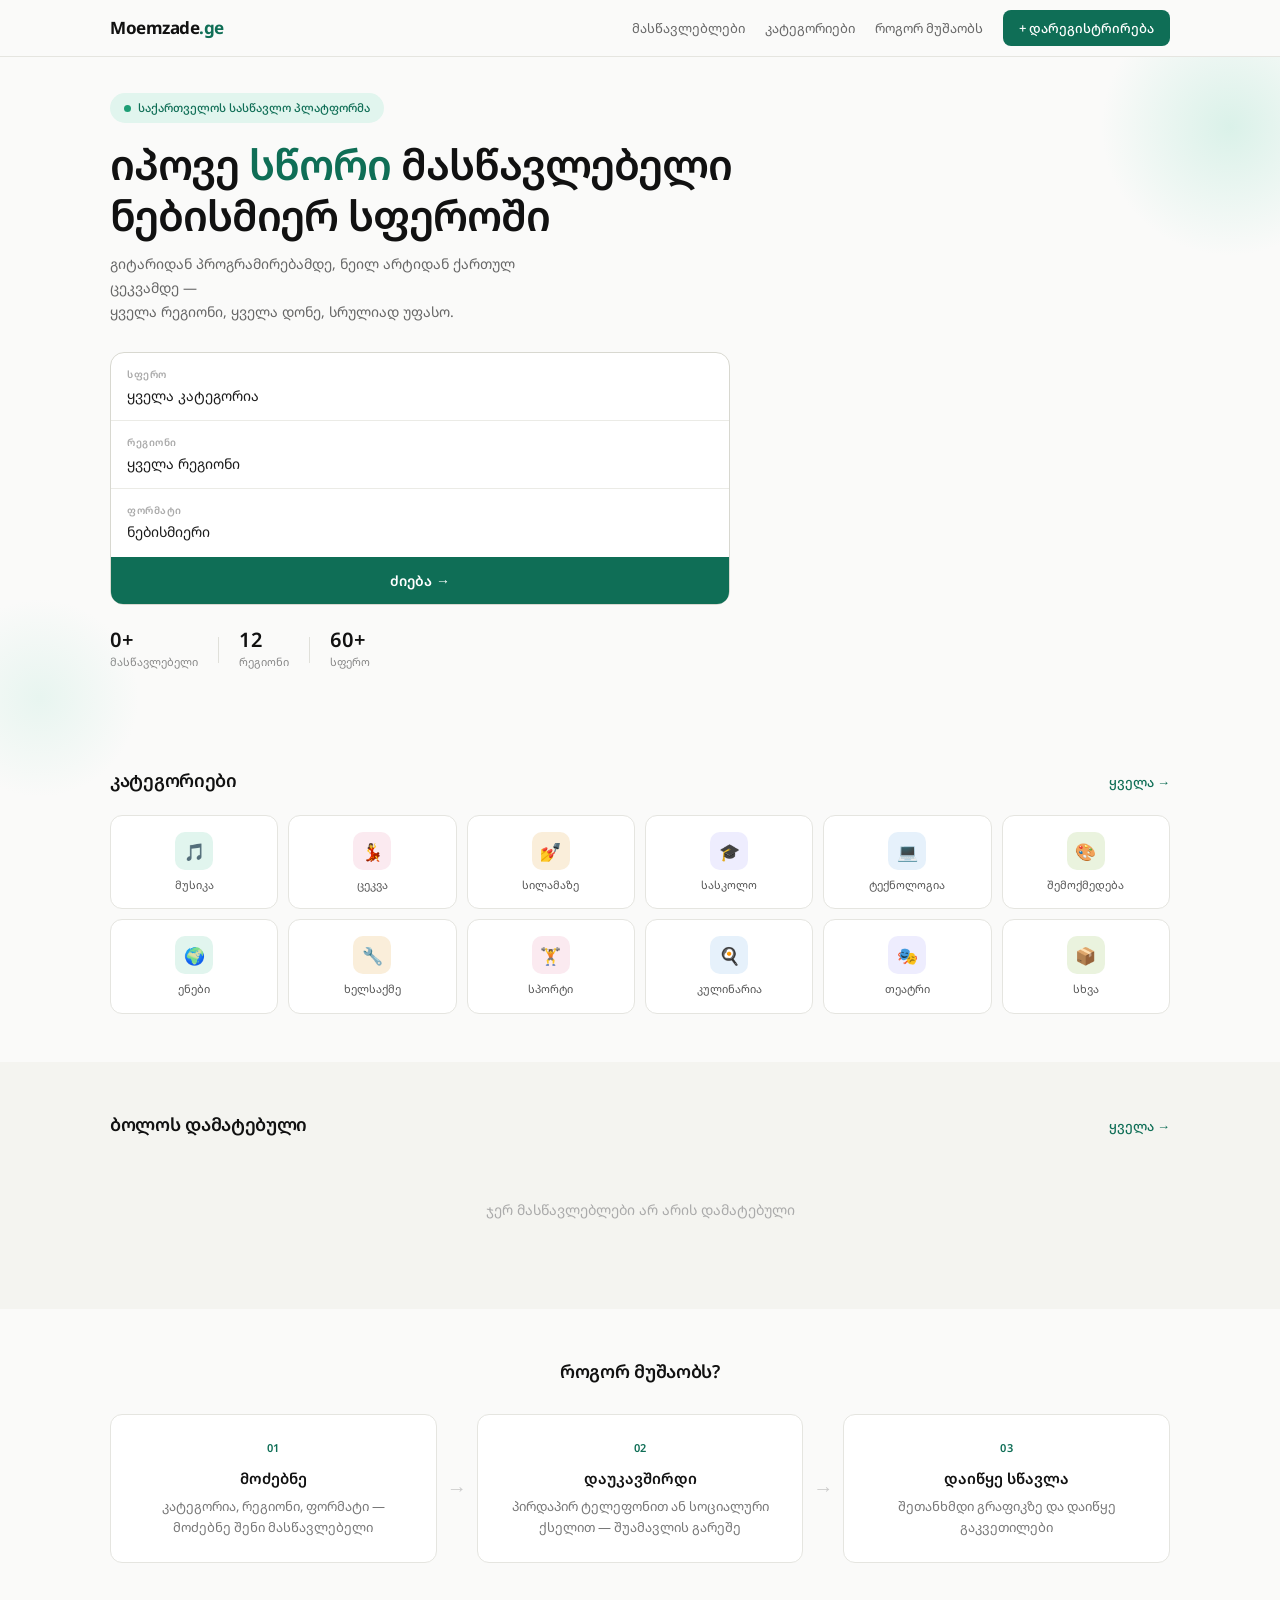
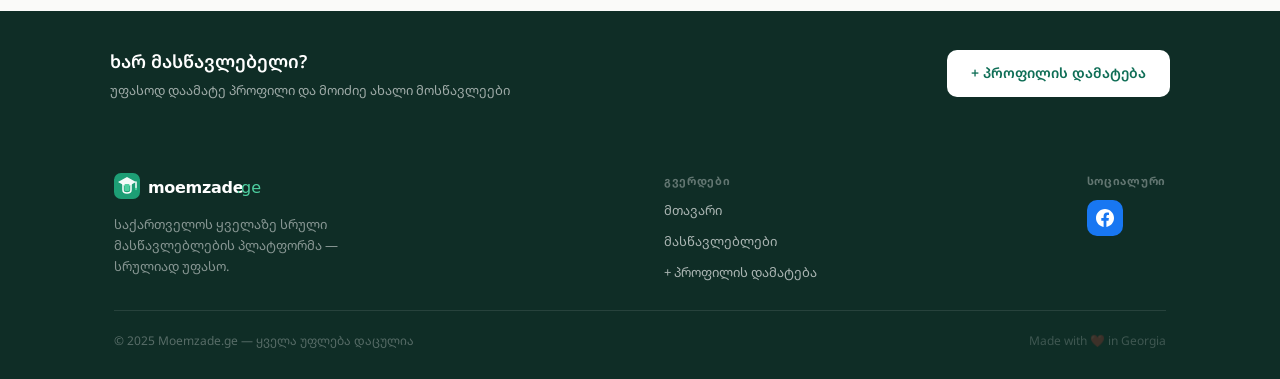
<file: index.html>
<!DOCTYPE html>
<html lang="ka">
<head>
  <meta charset="UTF-8">
  <meta property="og:title" content="Moemzade.ge — იპოვე შენი მასწავლებელი">
  <meta property="og:description" content="გიტარა, ცეკვა, ნეილ არტი, პროგრამირება და ასობით სფერო — ყველა რეგიონი, სრულიად უფასო">
  <meta property="og:image" content="https://www.moemzade.ge/preview.png">
  <meta property="og:image:width" content="1200">
  <meta property="og:image:height" content="630">
  <meta property="og:url" content="https://www.moemzade.ge">
  <meta property="og:type" content="website">
  <meta property="og:site_name" content="Moemzade.ge">
  <meta name="twitter:card" content="summary_large_image">
  <meta name="twitter:image" content="https://www.moemzade.ge/preview.png">
  <meta name="description" content="გიტარა, ცეკვა, ნეილ არტი და ასობით სფერო — ყველა რეგიონი, სრულიად უფასო">
  <link rel="icon" type="image/svg+xml" href="favicon.svg">
  <meta name="viewport" content="width=device-width, initial-scale=1.0, maximum-scale=1.0, user-scalable=no">
  <title>Moemzade — იპოვე შენი მასწავლებელი</title>
  <link rel="stylesheet" href="style.css">
  <link href="https://fonts.googleapis.com/css2?family=Noto+Sans+Georgian:wght@300;400;500;600&display=swap" rel="stylesheet">
  <style>
    /* ── LOGO ── */
    .logo-img { height: 26px; width: auto; max-width: 100px; object-fit: contain; display: block; }

    /* ── HERO ── */
    .hero { padding: 36px 0 48px; position: relative; overflow: visible; z-index: 10; }
    .hero-blob  { position:absolute; top:-60px; right:-80px; width:260px; height:260px; border-radius:50%; background:radial-gradient(circle,#9FE1CB 0%,transparent 70%); opacity:.35; pointer-events:none; }
    .hero-blob2 { position:absolute; bottom:-80px; left:-60px; width:200px; height:200px; border-radius:50%; background:radial-gradient(circle,#9FE1CB 0%,transparent 70%); opacity:.2; pointer-events:none; }

    .hero-tag { display:inline-flex; align-items:center; gap:7px; background:#E1F5EE; color:#0F6E56; font-size:11.5px; font-weight:500; padding:6px 14px; border-radius:20px; margin-bottom:16px; }
    .dot { width:7px; height:7px; border-radius:50%; background:#1D9E75; flex-shrink:0; }

    .hero-title { font-size:clamp(26px,6vw,42px); font-weight:600; line-height:1.2; letter-spacing:-1px; color:#111; margin-bottom:12px; }
    .hero-title em { font-style:normal; color:#0F6E56; }
    .hero-sub { font-size:14px; color:#666; line-height:1.7; margin-bottom:28px; max-width:460px; }

    /* ── SEARCH — MOBILE FIRST ── */
    /* ── SEARCH BAR ── */
    .search-bar {
      background: #fff;
      border: 1px solid #d8d8d0;
      border-radius: 14px;
      max-width: 620px;
      position: relative;
      z-index: 200;
    }
    .sb-inner {
      display: flex;
      flex-direction: column;
    }
    .sb-item {
      padding: 13px 16px;
      cursor: pointer;
      position: relative;
      border-bottom: 0.5px solid #ebebE6;
    }
    .sb-label { font-size: 10px; font-weight: 600; color: #aaa; letter-spacing: .5px; margin-bottom: 3px; }
    .sb-val   { font-size: 14px; color: #1a1a1a; white-space: nowrap; overflow: hidden; text-overflow: clip; }
    .sb-btn {
      background: #0F6E56; color: #fff; border: none;
      border-radius: 0 0 12px 12px;
      padding: 14px 20px; font-size: 14px; font-weight: 600;
      font-family: 'Noto Sans Georgian', sans-serif;
      cursor: pointer; transition: background .15s;
      display: block; width: 100%;
    }
    .sb-btn:hover { background: #0a5a43; }

    /* DROPDOWN */
    .dropdown {
      display: none;
      position: absolute;
      top: calc(100% + 6px); left: 0;
      background: #fff;
      border: 0.5px solid #d8d8d0;
      border-radius: 12px;
      min-width: 220px; max-height: 280px;
      overflow-y: auto;
      z-index: 9999;
      box-shadow: 0 12px 40px rgba(0,0,0,0.15);
    }
    .dropdown.open { display: block; }
    .dd-opt {
      padding: 11px 16px; font-size: 13px; color: #333;
      cursor: pointer; font-family: 'Noto Sans Georgian', sans-serif;
      white-space: nowrap;
    }
    .dd-opt:hover  { background: #f5f5f0; }
    .dd-opt.active { color: #0F6E56; font-weight: 600; background: #f0fdf8; }

    /* DESKTOP: equal flex items */
    @media (min-width: 600px) {
      .sb-inner {
        flex-direction: row;
        align-items: stretch;
      }
      .sb-item {
        flex: 1 1 0;
        border-bottom: none;
        border-right: 0.5px solid #ebebE6;
        min-width: 0;
        max-width: none;
      }
      .sb-item:hover { background: #f8f8f5; }
      .sb-val {
        font-size: 13px;
        white-space: nowrap;
        overflow: hidden;
        text-overflow: ellipsis;
      }
      .sb-btn {
        flex: 0 0 110px;
        border-radius: 0 12px 12px 0;
        padding: 0;
        font-size: 13px;
        display: flex;
        align-items: center;
        justify-content: center;
        white-space: nowrap;
        width: 110px;
      }
    }

    /* ── STATS ── */
    .hero-stats { display:flex; align-items:center; gap:20px; margin-top:24px; flex-wrap:wrap; }
    .stat { display:flex; flex-direction:column; }
    .stat-n { font-size:20px; font-weight:600; color:#111; line-height:1.1; }
    .stat-l { font-size:11px; color:#888; margin-top:2px; }
    .stat-div { width:1px; height:26px; background:#e0e0da; }

    /* ── SECTIONS ── */
    .section  { padding:48px 0; }
    .bg-alt   { background:#F4F4F0; }
    .sec-head { display:flex; align-items:baseline; justify-content:space-between; margin-bottom:20px; }
    .sec-title{ font-size:18px; font-weight:600; color:#111; letter-spacing:-.3px; }
    .sec-link { font-size:13px; color:#0F6E56; font-weight:500; }
    .sec-link:hover { text-decoration:underline; }

    /* ── CATEGORIES ── */
    .cats-grid {
      display:grid;
      grid-template-columns:repeat(3,1fr);
      gap:10px;
    }
    @media(min-width:480px){ .cats-grid { grid-template-columns:repeat(4,1fr); } }
    @media(min-width:700px){ .cats-grid { grid-template-columns:repeat(6,1fr); } }

    .cat-card { background:#fff; border:.5px solid #e5e5e0; border-radius:12px; padding:16px 8px; text-align:center; cursor:pointer; transition:border-color .15s,transform .15s; }
    .cat-card:hover { border-color:#0F6E56; transform:translateY(-2px); }
    .cat-icon { width:38px; height:38px; border-radius:10px; display:flex; align-items:center; justify-content:center; margin:0 auto 8px; font-size:17px; }
    .cat-name { font-size:11px; color:#555; line-height:1.3; }

    /* ── FEATURED TEACHERS ── */
    .featured-grid {
      display:grid;
      grid-template-columns:repeat(2,1fr);
      gap:12px;
    }
    @media(min-width:480px){ .featured-grid { grid-template-columns:repeat(3,1fr); } }
    @media(min-width:700px){ .featured-grid { grid-template-columns:repeat(5,1fr); } }

    .teacher-card { background:#fff; border-radius:14px; overflow:hidden; box-shadow:0 3px 12px rgba(0,0,0,0.07); cursor:pointer; transition:.2s; }
    .teacher-card:hover { transform:translateY(-4px); box-shadow:0 10px 28px rgba(0,0,0,0.12); }
    .tc-img { width:100%; aspect-ratio:1/1; position:relative; overflow:hidden; }
    .tc-img img { position:absolute; inset:0; width:100%; height:100%; object-fit:cover; object-position:center top; }
    .tc-avatar { position:absolute; inset:0; display:flex; align-items:center; justify-content:center; font-size:clamp(20px,5vw,30px); font-weight:700; color:#fff; }
    .tc-body  { padding:10px 12px 12px; }
    .tc-name  { font-weight:700; font-size:13px; white-space:nowrap; overflow:hidden; text-overflow:ellipsis; }
    .tc-sub   { font-size:11px; color:#888; margin-bottom:6px; white-space:nowrap; overflow:hidden; text-overflow:ellipsis; }
    .tc-footer{ display:flex; justify-content:space-between; align-items:center; }
    .tc-price { color:#0F6E56; font-weight:700; font-size:13px; }
    .tc-region{ font-size:10px; color:#aaa; background:#f4f4f0; padding:2px 8px; border-radius:20px; max-width:80px; overflow:hidden; text-overflow:ellipsis; white-space:nowrap; }

    /* bg/av colors */
    .bg-teal{background:linear-gradient(135deg,#E1F5EE,#9FE1CB)}.bg-amber{background:linear-gradient(135deg,#FAEEDA,#FAC775)}.bg-pink{background:linear-gradient(135deg,#FBEAF0,#F4C0D1)}.bg-blue{background:linear-gradient(135deg,#E6F1FB,#B5D4F4)}.bg-purple{background:linear-gradient(135deg,#EEEDFE,#CECBF6)}.bg-green{background:linear-gradient(135deg,#EAF3DE,#C0DD97)}
    .av-teal{background:#E1F5EE;color:#0F6E56}.av-amber{background:#FAEEDA;color:#854F0B}.av-pink{background:#FBEAF0;color:#993556}.av-blue{background:#E6F1FB;color:#185FA5}.av-purple{background:#EEEDFE;color:#534AB7}.av-green{background:#EAF3DE;color:#3B6D11}

    /* ── STEPS ── */
    .steps-row { display:flex; flex-direction:column; gap:12px; }
    .step { text-align:center; padding:24px; background:#fff; border:.5px solid #e5e5e0; border-radius:12px; }
    .step-num { font-size:11px; font-weight:600; color:#0F6E56; letter-spacing:.5px; margin-bottom:10px; }
    .step h3  { font-size:15px; font-weight:600; color:#111; margin-bottom:6px; }
    .step p   { font-size:13px; color:#777; line-height:1.6; }
    .step-arrow { display:none; }
    @media(min-width:600px){
      .steps-row { flex-direction:row; align-items:center; gap:0; }
      .step { flex:1; }
      .step-arrow { display:block; font-size:20px; color:#ccc; padding:0 10px; flex-shrink:0; }
    }

    /* ── CTA ── */
    .cta-banner { background:#0F2D26; padding:36px 0; }
    .cta-inner  { display:flex; flex-direction:column; gap:16px; align-items:flex-start; }
    @media(min-width:600px){ .cta-inner { flex-direction:row; align-items:center; justify-content:space-between; } }
    .cta-banner h2 { font-size:18px; font-weight:600; color:#fff; margin-bottom:4px; }
    .cta-banner p  { font-size:13px; color:rgba(255,255,255,.6); }
    .btn-white { background:#fff; color:#0F6E56; padding:12px 24px; border-radius:10px; font-size:14px; font-weight:600; text-decoration:none; white-space:nowrap; display:inline-block; }
    .btn-white:hover { opacity:.9; }

    /* ── FOOTER ── */
    .footer { background:#fff; border-top:.5px solid #e5e5e0; padding:20px 0; }
    .footer-inner { display:flex; align-items:center; justify-content:space-between; flex-wrap:wrap; gap:10px; }
    .footer-copy  { font-size:12px; color:#aaa; }

    /* ── NAV ── */
    .nav { position:sticky; top:0; z-index:100; background:rgba(250,250,249,.95); backdrop-filter:blur(12px); border-bottom:.5px solid #e5e5e0; }
    .nav-inner { max-width:1100px; margin:0 auto; padding:0 20px; height:56px; display:flex; align-items:center; justify-content:space-between; gap:16px; }
    .nav-links  { display:none; align-items:center; gap:20px; }
    @media(min-width:600px){ .nav-links { display:flex; } }
    .nav-links a { font-size:13px; color:#666; text-decoration:none; }
    .nav-links a:hover { color:#111; }
    .hamburger { display:flex; flex-direction:column; gap:4px; background:none; border:none; cursor:pointer; padding:4px; }
    .hamburger span { display:block; width:22px; height:1.5px; background:#1a1a1a; border-radius:2px; }
    @media(min-width:600px){ .hamburger { display:none; } }
    .mobile-menu { display:none; flex-direction:column; padding:14px 20px; border-top:.5px solid #e5e5e0; gap:4px; }
    .mobile-menu a { padding:10px 0; font-size:14px; color:#444; border-bottom:.5px solid #f0f0f0; text-decoration:none; }
    .mobile-menu.open { display:flex; }
    .btn-primary { background:#0F6E56; color:#fff!important; padding:8px 16px; border-radius:8px; font-size:13px; font-weight:500; }

    /* ── LOADING ── */
    .loading-state,.empty-state { grid-column:1/-1; text-align:center; padding:40px; color:#aaa; font-size:14px; }
    .container { max-width:1100px; margin:0 auto; padding:0 20px; }
  </style>
</head>
<body data-page="index">

  <nav class="nav">
    <div class="nav-inner">
      <a href="index.html" class="logo">
        Moemzade<span class="logo-dot">.ge</span>
      </a>
      <div class="nav-links">
        <a href="teachers.html">მასწავლებლები</a>
        <a href="#categories">კატეგორიები</a>
        <a href="#how">როგორ მუშაობს</a>
        <a href="register.html" class="btn-primary">+ დარეგისტრირება</a>
      </div>
      <button class="hamburger" onclick="toggleMenu()">
        <span></span><span></span><span></span>
      </button>
    </div>
    <div class="mobile-menu" id="mobileMenu">
      <a href="teachers.html">მასწავლებლები</a>
      <a href="#categories">კატეგორიები</a>
      <a href="#how">როგორ მუშაობს</a>
      <a href="register.html" class="btn-primary">+ დარეგისტრირება</a>
    </div>
  </nav>

  <!-- HERO -->
  <section class="hero">
    <div class="hero-blob"></div>
    <div class="hero-blob2"></div>
    <div class="container">
      <div class="hero-tag"><span class="dot"></span>საქართველოს სასწავლო პლატფორმა</div>
      <h1 class="hero-title">იპოვე <em>სწორი</em> მასწავლებელი<br>ნებისმიერ სფეროში</h1>
      <p class="hero-sub">გიტარიდან პროგრამირებამდე, ნეილ არტიდან ქართულ ცეკვამდე —<br>ყველა რეგიონი, ყველა დონე, სრულიად უფასო.</p>

      <div style="background:#fff;border:1px solid #d8d8d0;border-radius:14px;max-width:620px;position:relative;z-index:200;">
        <div id="sbInner" style="display:flex;flex-direction:column;">

          <div id="sbCat" style="padding:13px 16px;cursor:pointer;position:relative;border-bottom:0.5px solid #ebebE6;" onclick="toggleDD('ddCat',event)">
            <div style="font-size:10px;font-weight:600;color:#aaa;letter-spacing:.5px;margin-bottom:3px;">სფერო</div>
            <div id="selCat" style="font-size:14px;color:#1a1a1a;">ყველა კატეგორია</div>
            <div class="dropdown" id="ddCat"></div>
          </div>

          <div id="sbReg" style="padding:13px 16px;cursor:pointer;position:relative;border-bottom:0.5px solid #ebebE6;" onclick="toggleDD('ddReg',event)">
            <div style="font-size:10px;font-weight:600;color:#aaa;letter-spacing:.5px;margin-bottom:3px;">რეგიონი</div>
            <div id="selReg" style="font-size:14px;color:#1a1a1a;">ყველა რეგიონი</div>
            <div class="dropdown" id="ddReg"></div>
          </div>

          <div id="sbFmt" style="padding:13px 16px;cursor:pointer;position:relative;" onclick="toggleDD('ddFmt',event)">
            <div style="font-size:10px;font-weight:600;color:#aaa;letter-spacing:.5px;margin-bottom:3px;">ფორმატი</div>
            <div id="selFmt" style="font-size:14px;color:#1a1a1a;">ნებისმიერი</div>
            <div class="dropdown" id="ddFmt">
              <div class="dd-opt active" data-val="" onclick="pickOption('selFmt','ddFmt','fmt',this,event)">ნებისმიერი</div>
              <div class="dd-opt" data-val="პირადად" onclick="pickOption('selFmt','ddFmt','fmt',this,event)">🏠 პირადად</div>
              <div class="dd-opt" data-val="ონლაინ"  onclick="pickOption('selFmt','ddFmt','fmt',this,event)">🌐 ონლაინ</div>
            </div>
          </div>

          <button onclick="doSearch()" style="background:#0F6E56;color:#fff;border:none;border-radius:0 0 12px 12px;padding:14px;font-size:14px;font-weight:600;font-family:'Noto Sans Georgian',sans-serif;cursor:pointer;width:100%;">ძიება →</button>
        </div>
      </div>

      <script>
        // Make search bar horizontal on desktop
        function makeSearchResponsive() {
          const inner = document.getElementById('sbInner');
          const sbCat = document.getElementById('sbCat');
          const sbReg = document.getElementById('sbReg');
          const sbFmt = document.getElementById('sbFmt');
          const btn   = inner.querySelector('button');
          if (!inner) return;
          if (window.innerWidth >= 600) {
            inner.style.cssText = 'display:flex;flex-direction:row;align-items:stretch;';
            [sbCat,sbReg,sbFmt].forEach(el => {
              el.style.cssText = 'padding:13px 16px;cursor:pointer;position:relative;flex:1;min-width:0;border-bottom:none;border-right:0.5px solid #ebebE6;overflow:hidden;';
            });
            sbFmt.style.borderRight = 'none';
            btn.style.cssText = 'background:#0F6E56;color:#fff;border:none;border-radius:0 12px 12px 0;padding:0 28px;font-size:13px;font-weight:600;font-family:'Noto Sans Georgian',sans-serif;cursor:pointer;white-space:nowrap;flex-shrink:0;';
            inner.querySelector('#selCat').style.fontSize='13px';
            inner.querySelector('#selReg').style.fontSize='13px';
            inner.querySelector('#selFmt').style.fontSize='13px';
          } else {
            inner.style.cssText = 'display:flex;flex-direction:column;';
            [sbCat,sbReg,sbFmt].forEach(el => {
              el.style.cssText = 'padding:13px 16px;cursor:pointer;position:relative;border-bottom:0.5px solid #ebebE6;';
            });
            sbFmt.style.borderBottom = 'none';
            btn.style.cssText = 'background:#0F6E56;color:#fff;border:none;border-radius:0 0 12px 12px;padding:14px;font-size:14px;font-weight:600;font-family:'Noto Sans Georgian',sans-serif;cursor:pointer;width:100%;';
          }
        }
        window.addEventListener('resize', makeSearchResponsive);
        document.addEventListener('DOMContentLoaded', makeSearchResponsive);

        function toggleDD(ddId, e) {
          e.stopPropagation();
          const dd = document.getElementById(ddId);
          const isOpen = dd.classList.contains('open');
          document.querySelectorAll('.dropdown').forEach(d => d.classList.remove('open'));
          if (!isOpen) dd.classList.add('open');
        }
        document.addEventListener('click', () => {
          document.querySelectorAll('.dropdown').forEach(d => d.classList.remove('open'));
        });
      </script>

      <div class="hero-stats">
        <div class="stat"><span class="stat-n" id="statCount">—</span><span class="stat-l">მასწავლებელი</span></div>
        <div class="stat-div"></div>
        <div class="stat"><span class="stat-n">12</span><span class="stat-l">რეგიონი</span></div>
        <div class="stat-div"></div>
        <div class="stat"><span class="stat-n">60+</span><span class="stat-l">სფერო</span></div>
      </div>
    </div>
  </section>

  <!-- CATEGORIES -->
  <section class="section" id="categories" style="position:relative;z-index:1;">
    <div class="container">
      <div class="sec-head">
        <h2 class="sec-title">კატეგორიები</h2>
        <a href="teachers.html" class="sec-link">ყველა →</a>
      </div>
      <div class="cats-grid">
        <div class="cat-card" onclick="goSearch('მუსიკა')"><div class="cat-icon" style="background:#E1F5EE;">🎵</div><div class="cat-name">მუსიკა</div></div>
        <div class="cat-card" onclick="goSearch('ცეკვა')"><div class="cat-icon" style="background:#FBEAF0;">💃</div><div class="cat-name">ცეკვა</div></div>
        <div class="cat-card" onclick="goSearch('სილამაზე')"><div class="cat-icon" style="background:#FAEEDA;">💅</div><div class="cat-name">სილამაზე</div></div>
        <div class="cat-card" onclick="goSearch('სასკოლო')"><div class="cat-icon" style="background:#EEEDFE;">🎓</div><div class="cat-name">სასკოლო</div></div>
        <div class="cat-card" onclick="goSearch('ტექნოლოგია')"><div class="cat-icon" style="background:#E6F1FB;">💻</div><div class="cat-name">ტექნოლოგია</div></div>
        <div class="cat-card" onclick="goSearch('შემოქმედება')"><div class="cat-icon" style="background:#EAF3DE;">🎨</div><div class="cat-name">შემოქმედება</div></div>
        <div class="cat-card" onclick="goSearch('ენები')"><div class="cat-icon" style="background:#E1F5EE;">🌍</div><div class="cat-name">ენები</div></div>
        <div class="cat-card" onclick="goSearch('ხელსაქმე')"><div class="cat-icon" style="background:#FAEEDA;">🔧</div><div class="cat-name">ხელსაქმე</div></div>
        <div class="cat-card" onclick="goSearch('სპორტი')"><div class="cat-icon" style="background:#FBEAF0;">🏋️</div><div class="cat-name">სპორტი</div></div>
        <div class="cat-card" onclick="goSearch('კულინარია')"><div class="cat-icon" style="background:#E6F1FB;">🍳</div><div class="cat-name">კულინარია</div></div>
        <div class="cat-card" onclick="goSearch('თეატრი')"><div class="cat-icon" style="background:#EEEDFE;">🎭</div><div class="cat-name">თეატრი</div></div>
        <div class="cat-card" onclick="goSearch('')"><div class="cat-icon" style="background:#EAF3DE;">📦</div><div class="cat-name">სხვა</div></div>
      </div>
    </div>
  </section>

  <!-- FEATURED -->
  <section class="section bg-alt" style="position:relative;z-index:1;">
    <div class="container">
      <div class="sec-head">
        <h2 class="sec-title">ბოლოს დამატებული</h2>
        <a href="teachers.html" class="sec-link">ყველა →</a>
      </div>
      <div class="featured-grid" id="featuredTeachers">
        <div class="loading-state">მასწავლებლები იტვირთება...</div>
      </div>
    </div>
  </section>

  <!-- HOW -->
  <section class="section" id="how">
    <div class="container">
      <h2 class="sec-title" style="text-align:center;margin-bottom:28px;">როგორ მუშაობს?</h2>
      <div class="steps-row">
        <div class="step"><div class="step-num">01</div><h3>მოძებნე</h3><p>კატეგორია, რეგიონი, ფორმატი — მოძებნე შენი მასწავლებელი</p></div>
        <div class="step-arrow">→</div>
        <div class="step"><div class="step-num">02</div><h3>დაუკავშირდი</h3><p>პირდაპირ ტელეფონით ან სოციალური ქსელით — შუამავლის გარეშე</p></div>
        <div class="step-arrow">→</div>
        <div class="step"><div class="step-num">03</div><h3>დაიწყე სწავლა</h3><p>შეთანხმდი გრაფიკზე და დაიწყე გაკვეთილები</p></div>
      </div>
    </div>
  </section>

  <!-- CTA -->
  <section class="cta-banner">
    <div class="container cta-inner">
      <div>
        <h2>ხარ მასწავლებელი?</h2>
        <p>უფასოდ დაამატე პროფილი და მოიძიე ახალი მოსწავლეები</p>
      </div>
      <a href="register.html" class="btn-white">+ პროფილის დამატება</a>
    </div>
  </section>

  <footer style="background:#0F2D26;">
    <div style="max-width:1100px;margin:0 auto;padding:36px 24px 28px;">
      <div style="display:flex;align-items:flex-start;justify-content:space-between;gap:24px;flex-wrap:wrap;margin-bottom:28px;">
        <div>
          <a href="index.html" style="display:inline-flex;align-items:center;margin-bottom:12px;">
            <svg width="150" height="30" viewBox="0 0 150 30" fill="none" xmlns="http://www.w3.org/2000/svg"><rect x="0" y="1" width="26" height="26" rx="7" fill="#1D9E75"/><polygon points="13,5 22,10 13,15 4,10" fill="white" fill-opacity="0.95"/><rect x="10.5" y="12" width="5" height="7" rx="1" fill="#4ECFA0"/><path d="M17 12 L17 18 Q17 21 13 21 Q9 21 9 18 L9 12" stroke="white" stroke-width="1.5" fill="none" stroke-linecap="round"/><line x1="22" y1="10" x2="22" y2="16" stroke="white" stroke-width="1.5" stroke-linecap="round"/><circle cx="22" cy="17" r="1.2" fill="#4ECFA0"/><text x="34" y="21" font-family="system-ui,-apple-system,sans-serif" font-size="16" font-weight="700" fill="#ffffff" letter-spacing="-0.3">moemzade</text><text x="122" y="21" font-family="system-ui,-apple-system,sans-serif" font-size="16" font-weight="500" fill="#4ECFA0">.ge</text></svg>
          </a>
          <p style="font-size:13px;color:rgba(255,255,255,.5);max-width:280px;line-height:1.6;font-family:'Noto Sans Georgian',sans-serif;">საქართველოს ყველაზე სრული მასწავლებლების პლატფორმა — სრულიად უფასო.</p>
        </div>
        <div style="display:flex;flex-direction:column;gap:10px;">
          <p style="font-size:11px;font-weight:700;color:rgba(255,255,255,.35);letter-spacing:.7px;font-family:'Noto Sans Georgian',sans-serif;">გვერდები</p>
          <a href="index.html" style="font-size:13px;color:rgba(255,255,255,.65);text-decoration:none;font-family:'Noto Sans Georgian',sans-serif;">მთავარი</a>
          <a href="teachers.html" style="font-size:13px;color:rgba(255,255,255,.65);text-decoration:none;font-family:'Noto Sans Georgian',sans-serif;">მასწავლებლები</a>
          <a href="register.html" style="font-size:13px;color:rgba(255,255,255,.65);text-decoration:none;font-family:'Noto Sans Georgian',sans-serif;">+ პროფილის დამატება</a>
        </div>
        <div style="display:flex;flex-direction:column;gap:10px;">
          <p style="font-size:11px;font-weight:700;color:rgba(255,255,255,.35);letter-spacing:.7px;font-family:'Noto Sans Georgian',sans-serif;">სოციალური</p>
          <a href="https://www.facebook.com/profile.php?id=61575230007824" target="_blank" rel="noopener" style="display:inline-flex;align-items:center;justify-content:center;width:36px;height:36px;border-radius:10px;background:#1877F2;">
            <svg width="18" height="18" viewBox="0 0 24 24" fill="white"><path d="M24 12.073c0-6.627-5.373-12-12-12s-12 5.373-12 12c0 5.99 4.388 10.954 10.125 11.854v-8.385H7.078v-3.47h3.047V9.43c0-3.007 1.792-4.669 4.533-4.669 1.312 0 2.686.235 2.686.235v2.953H15.83c-1.491 0-1.956.925-1.956 1.874v2.25h3.328l-.532 3.47h-2.796v8.385C19.612 23.027 24 18.062 24 12.073z"/></svg>
          </a>
        </div>
      </div>
      <div style="border-top:.5px solid rgba(255,255,255,.1);padding-top:20px;display:flex;align-items:center;justify-content:space-between;flex-wrap:wrap;gap:10px;">
        <p style="font-size:12px;color:rgba(255,255,255,.3);font-family:'Noto Sans Georgian',sans-serif;">© 2025 Moemzade.ge — ყველა უფლება დაცულია</p>
        <p style="font-size:12px;color:rgba(255,255,255,.2);font-family:'Noto Sans Georgian',sans-serif;">Made with ❤️ in Georgia</p>
      </div>
    </div>
  </footer>

  <script src="script.js"></script>
</body>
</html>
</file>
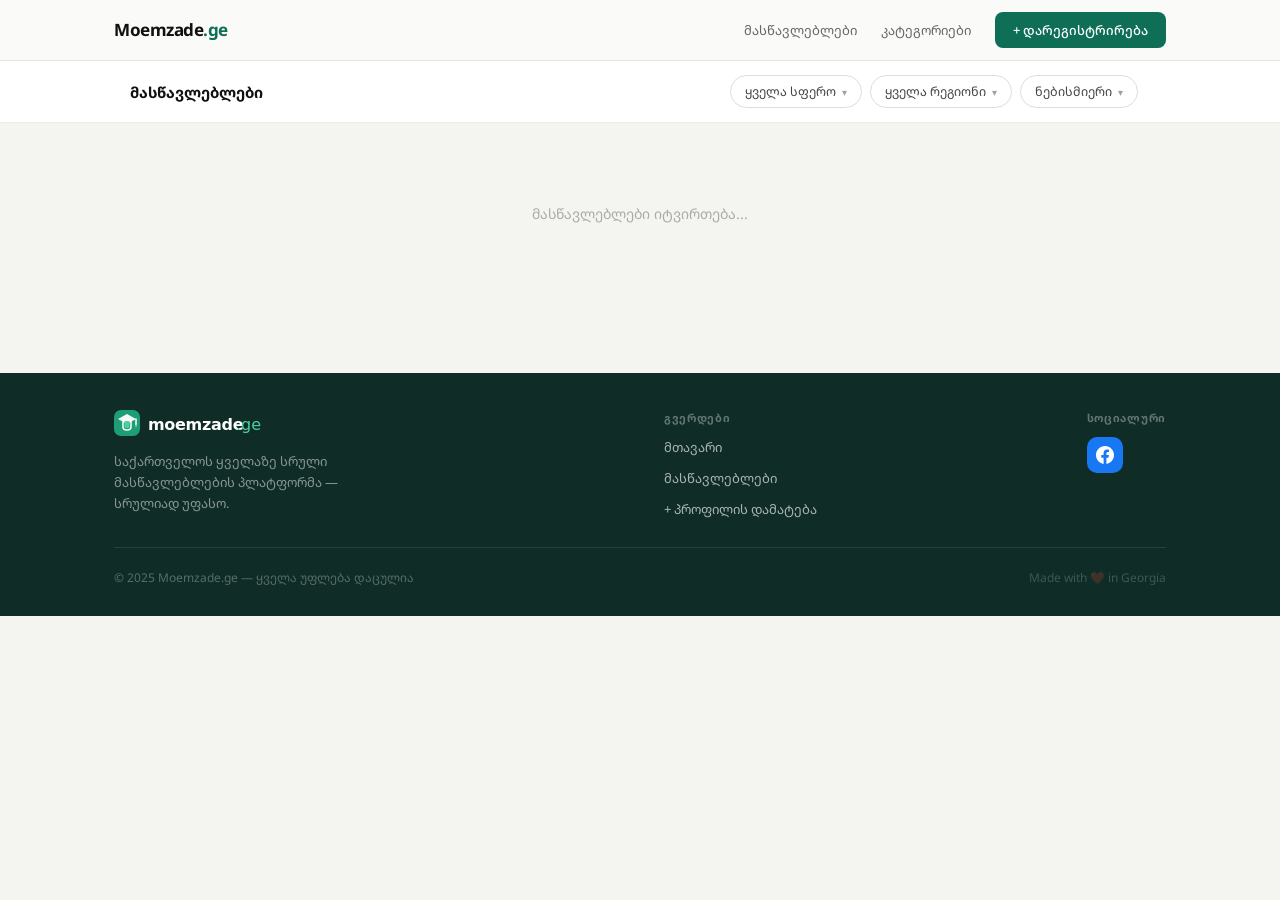
<file: teachers/index.html>
<!doctype html>
<html lang="ka">
<head>
  <meta charset="utf-8">
  <meta name="viewport" content="width=device-width,initial-scale=1">
  <base href="../">
  <title>მასწავლებლები — Moemzade</title>
  <script>
    document.addEventListener('DOMContentLoaded', function () {
      document.body.dataset.page = 'teachers';
    });
  </script>
</head>
<body data-page="teachers">
  <script>
    fetch('teachers.html')
      .then(r => r.text())
      .then(html => {
        const doc = new DOMParser().parseFromString(html, 'text/html');
        document.head.innerHTML = '<base href="../">' + doc.head.innerHTML;
        document.body.innerHTML = doc.body.innerHTML;
        document.body.dataset.page = 'teachers';
        const s1 = document.createElement('script');
        s1.src = 'script.js';
        document.body.appendChild(s1);
        const s2 = document.createElement('script');
        s2.src = 'clean-routes.js';
        document.body.appendChild(s2);
      });
  </script>
</body>
</html>
</file>
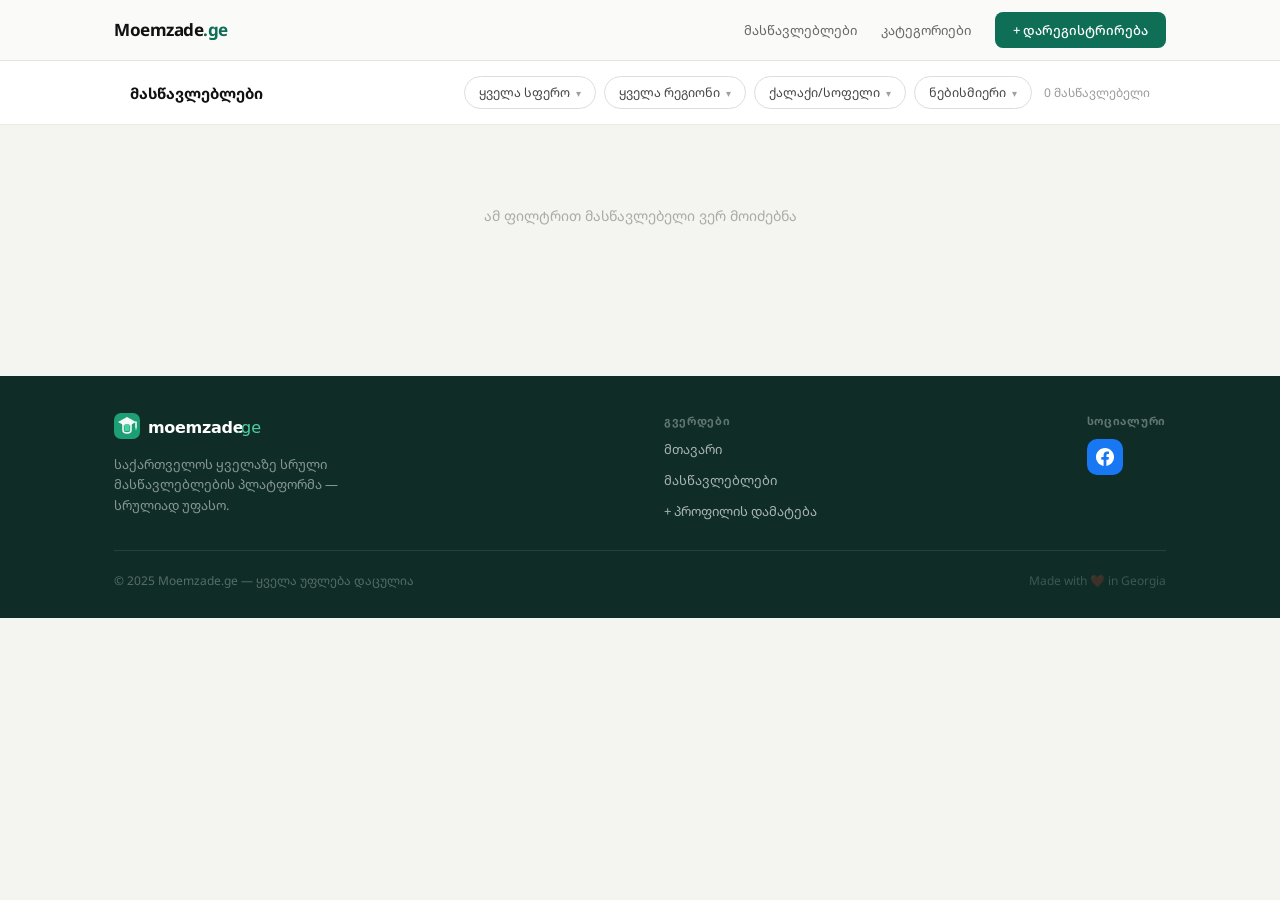
<file: teacher.html>
<!DOCTYPE html>
<html lang="ka">
<head>
  <meta charset="UTF-8">
  <link rel="icon" type="image/svg+xml" href="favicon.svg">
  <meta name="viewport" content="width=device-width, initial-scale=1.0, maximum-scale=1.0, user-scalable=no">
  <title>მასწავლებლის პროფილი — Moemzade</title>
  <link rel="stylesheet" href="style.css">
  <link href="https://fonts.googleapis.com/css2?family=Noto+Sans+Georgian:wght@300;400;500;600;700&display=swap" rel="stylesheet">
  <style>
    body { background: #F4F4F0; min-height: 100vh; }

    /* NAV LOGO FIX */
    .logo-img { height: 28px; width: auto; max-width: 110px; object-fit: contain; display: block; }

    /* HERO */
    .prof-hero {
      background: linear-gradient(160deg, #0F2D26 0%, #1a4a3a 100%);
      padding: 20px 0 40px;
    }
    .prof-hero-inner {
      max-width: 860px; margin: 0 auto; padding: 0 24px;
    }
    .prof-back {
      display: inline-flex; align-items: center; gap: 6px;
      color: rgba(255,255,255,0.6); font-size: 13px;
      text-decoration: none; margin-bottom: 24px;
    }
    .prof-back:hover { color: #fff; }

    .prof-top {
      display: flex; align-items: center; gap: 24px;
    }

    /* PHOTO — rounded square */
    .prof-photo-wrap {
      width: 100px; height: 100px; flex-shrink: 0;
      border-radius: 22px;
      border: 3px solid rgba(255,255,255,0.85);
      overflow: hidden;
      background: #1D9E75;
      box-shadow: 0 8px 24px rgba(0,0,0,0.25);
    }
    .prof-photo-wrap img {
      width: 100%; height: 100%;
      object-fit: cover; object-position: center top;
      display: block;
    }
    .prof-initials-big {
      width: 100%; height: 100%;
      display: flex; align-items: center; justify-content: center;
      font-size: 30px; font-weight: 700; color: #fff;
    }

    .prof-hero-info { flex: 1; min-width: 0; }
    .prof-name {
      font-size: 24px; font-weight: 700; color: #fff;
      letter-spacing: -0.4px; margin-bottom: 5px;
    }
    .prof-subtitle { font-size: 13px; color: rgba(255,255,255,0.65); margin-bottom: 12px; }
    .prof-badges { display: flex; gap: 8px; flex-wrap: wrap; }
    .prof-badge {
      font-size: 11px; padding: 6px 12px; border-radius: 999px;
      background: rgba(255,255,255,0.12); color: rgba(255,255,255,0.9);
    }
    .prof-badge.online { background: #1D9E75; color: #fff; }

    /* BODY */
    .prof-body {
      max-width: 860px; margin: -24px auto 0;
      padding: 0 24px 60px;
      display: grid;
      grid-template-columns: 260px 1fr;
      gap: 16px;
      align-items: start;
      position: relative; z-index: 10;
    }

    /* CARDS */
    .prof-card {
      background: #fff;
      border-radius: 18px;
      border: 1px solid rgba(0,0,0,0.06);
      box-shadow: 0 6px 24px rgba(15,45,38,0.07);
      overflow: hidden;
    }

    /* INFO LIST */
    .prof-info-list { padding: 8px; display: flex; flex-direction: column; gap: 4px; }
    .prof-info-row {
      display: flex; flex-direction: column;
      padding: 10px 12px; border-radius: 12px;
      background: #FAFAF8;
    }
    .pir-label { font-size: 10.5px; color: #aaa; font-weight: 500; margin-bottom: 3px; }
    .pir-val { font-size: 13.5px; color: #111; font-weight: 600; word-break: break-word; }
    .pir-val.green { color: #0F6E56; font-size: 15px; }
    .pir-val.link  { color: #0F6E56; }

    /* RIGHT COLUMN */
    .prof-right { display: flex; flex-direction: column; gap: 14px; }

    /* DESC */
    .prof-desc-wrap { padding: 20px 22px; }
    .prof-desc-label {
      font-size: 10px; font-weight: 700; color: #bbb;
      letter-spacing: 0.8px; margin-bottom: 10px;
    }
    .prof-desc-text {
      font-size: 14px; color: #444; line-height: 1.8;
      word-break: break-word; white-space: pre-wrap;
    }

    /* CONTACT */
    .prof-contact-wrap { padding: 14px; display: flex; flex-direction: column; gap: 10px; }
    .contact-btn-main {
      display: flex; align-items: center; justify-content: center; gap: 8px;
      background: #0F6E56; color: #fff;
      border: none; border-radius: 13px; padding: 15px;
      font-size: 14px; font-weight: 700;
      font-family: 'Noto Sans Georgian', sans-serif;
      text-decoration: none; cursor: pointer;
      transition: 0.15s; width: 100%;
    }
    .contact-btn-main:hover { background: #0A5A43; transform: translateY(-1px); }
    .contact-btns-row { display: flex; gap: 10px; }
    .contact-btn-sec {
      flex: 1; display: flex; align-items: center; justify-content: center; gap: 6px;
      background: #F4F4F0; color: #333;
      border: none; border-radius: 13px; padding: 13px;
      font-size: 13px; font-weight: 600;
      font-family: 'Noto Sans Georgian', sans-serif;
      text-decoration: none; cursor: pointer; transition: 0.15s;
    }
    .contact-btn-sec:hover { background: #EAEAE5; }

    /* MOBILE */
    @media (max-width: 680px) {
      .prof-top { gap: 14px; }
      .prof-photo-wrap { width: 78px; height: 78px; border-radius: 18px; }
      .prof-name { font-size: 19px; }
      .prof-body {
        grid-template-columns: 1fr;
        margin-top: -16px;
      }
    }
  </style>
</head>
<body data-page="profile">

  <nav class="nav">
    <div class="nav-inner">
      <a href="index.html" class="logo">
        Moemzade<span class="logo-dot">.ge</span>
      </a>
      <div class="nav-links">
        <a href="teachers.html">← მასწავლებლები</a>
        <a href="register.html" class="btn-primary">+ დარეგისტრირება</a>
      </div>
      <button class="hamburger" onclick="toggleMenu()">
        <span></span><span></span><span></span>
      </button>
    </div>
    <div class="mobile-menu" id="mobileMenu">
      <a href="teachers.html">← მასწავლებლები</a>
      <a href="register.html">+ დარეგისტრირება</a>
    </div>
  </nav>

  <div class="prof-hero">
    <div class="prof-hero-inner">
      <a href="teachers.html" class="prof-back">← უკან</a>
      <div class="prof-top">
        <div class="prof-photo-wrap" id="profPhotoWrap">
          <div class="prof-initials-big" id="profInitials"></div>
          <img id="profPhoto" src="" alt="" style="display:none;">
        </div>
        <div class="prof-hero-info">
          <div class="prof-name" id="profName">იტვირთება...</div>
          <div class="prof-subtitle" id="profSubtitle"></div>
          <div class="prof-badges" id="profBadges"></div>
        </div>
      </div>
    </div>
  </div>

  <div class="prof-body">
    <!-- LEFT: INFO -->
    <div class="prof-card">
      <div class="prof-info-list">
        <div class="prof-info-row">
          <span class="pir-label">სფერო</span>
          <span class="pir-val" id="profCat"></span>
        </div>
        <div class="prof-info-row">
          <span class="pir-label">რეგიონი</span>
          <span class="pir-val" id="profRegion"></span>
        </div>
        <div class="prof-info-row">
          <span class="pir-label">ფასი</span>
          <span class="pir-val green" id="profPrice"></span>
        </div>
        <div class="prof-info-row" id="instRow" style="display:none">
          <span class="pir-label">Instagram</span>
          <span class="pir-val link" id="profInsta"></span>
        </div>
        <div class="prof-info-row" id="fbRow" style="display:none">
          <span class="pir-label">Facebook</span>
          <span class="pir-val link" id="profFb"></span>
        </div>
        <div class="prof-info-row">
          <span class="pir-label">ტელეფონი</span>
          <span class="pir-val" id="profPhone"></span>
        </div>
      </div>
    </div>

    <!-- RIGHT: DESC + CONTACT -->
    <div class="prof-right">
      <div class="prof-card">
        <div class="prof-desc-wrap">
          <div class="prof-desc-label">ᲐᲦᲬᲔᲠᲐ</div>
          <div class="prof-desc-text" id="profDesc">—</div>
        </div>
      </div>
      <div class="prof-card">
        <div class="prof-contact-wrap" id="contactBtns"></div>
      </div>
    </div>
  </div>

  <footer style="background:#0F2D26;">
    <div style="max-width:1100px;margin:0 auto;padding:36px 24px 28px;">
      <div style="display:flex;align-items:flex-start;justify-content:space-between;gap:24px;flex-wrap:wrap;margin-bottom:28px;">
        <div>
          <a href="index.html" style="display:inline-flex;align-items:center;margin-bottom:12px;">
            <svg width="150" height="30" viewBox="0 0 150 30" fill="none" xmlns="http://www.w3.org/2000/svg"><rect x="0" y="1" width="26" height="26" rx="7" fill="#1D9E75"/><polygon points="13,5 22,10 13,15 4,10" fill="white" fill-opacity="0.95"/><rect x="10.5" y="12" width="5" height="7" rx="1" fill="#4ECFA0"/><path d="M17 12 L17 18 Q17 21 13 21 Q9 21 9 18 L9 12" stroke="white" stroke-width="1.5" fill="none" stroke-linecap="round"/><line x1="22" y1="10" x2="22" y2="16" stroke="white" stroke-width="1.5" stroke-linecap="round"/><circle cx="22" cy="17" r="1.2" fill="#4ECFA0"/><text x="34" y="21" font-family="system-ui,-apple-system,sans-serif" font-size="16" font-weight="700" fill="#ffffff" letter-spacing="-0.3">moemzade</text><text x="122" y="21" font-family="system-ui,-apple-system,sans-serif" font-size="16" font-weight="500" fill="#4ECFA0">.ge</text></svg>
          </a>
          <p style="font-size:13px;color:rgba(255,255,255,.5);max-width:280px;line-height:1.6;font-family:'Noto Sans Georgian',sans-serif;">საქართველოს ყველაზე სრული მასწავლებლების პლატფორმა — სრულიად უფასო.</p>
        </div>
        <div style="display:flex;flex-direction:column;gap:10px;">
          <p style="font-size:11px;font-weight:700;color:rgba(255,255,255,.35);letter-spacing:.7px;font-family:'Noto Sans Georgian',sans-serif;">გვერდები</p>
          <a href="index.html" style="font-size:13px;color:rgba(255,255,255,.65);text-decoration:none;font-family:'Noto Sans Georgian',sans-serif;">მთავარი</a>
          <a href="teachers.html" style="font-size:13px;color:rgba(255,255,255,.65);text-decoration:none;font-family:'Noto Sans Georgian',sans-serif;">მასწავლებლები</a>
          <a href="register.html" style="font-size:13px;color:rgba(255,255,255,.65);text-decoration:none;font-family:'Noto Sans Georgian',sans-serif;">+ პროფილის დამატება</a>
        </div>
        <div style="display:flex;flex-direction:column;gap:10px;">
          <p style="font-size:11px;font-weight:700;color:rgba(255,255,255,.35);letter-spacing:.7px;font-family:'Noto Sans Georgian',sans-serif;">სოციალური</p>
          <a href="https://www.facebook.com/profile.php?id=61575230007824" target="_blank" rel="noopener" style="display:inline-flex;align-items:center;justify-content:center;width:36px;height:36px;border-radius:10px;background:#1877F2;">
            <svg width="18" height="18" viewBox="0 0 24 24" fill="white"><path d="M24 12.073c0-6.627-5.373-12-12-12s-12 5.373-12 12c0 5.99 4.388 10.954 10.125 11.854v-8.385H7.078v-3.47h3.047V9.43c0-3.007 1.792-4.669 4.533-4.669 1.312 0 2.686.235 2.686.235v2.953H15.83c-1.491 0-1.956.925-1.956 1.874v2.25h3.328l-.532 3.47h-2.796v8.385C19.612 23.027 24 18.062 24 12.073z"/></svg>
          </a>
        </div>
      </div>
      <div style="border-top:.5px solid rgba(255,255,255,.1);padding-top:20px;display:flex;align-items:center;justify-content:space-between;flex-wrap:wrap;gap:10px;">
        <p style="font-size:12px;color:rgba(255,255,255,.3);font-family:'Noto Sans Georgian',sans-serif;">© 2025 Moemzade.ge — ყველა უფლება დაცულია</p>
        <p style="font-size:12px;color:rgba(255,255,255,.2);font-family:'Noto Sans Georgian',sans-serif;">Made with ❤️ in Georgia</p>
      </div>
    </div>
  </footer>
  <script src="script.js"></script>
</body>
</html>
</file>
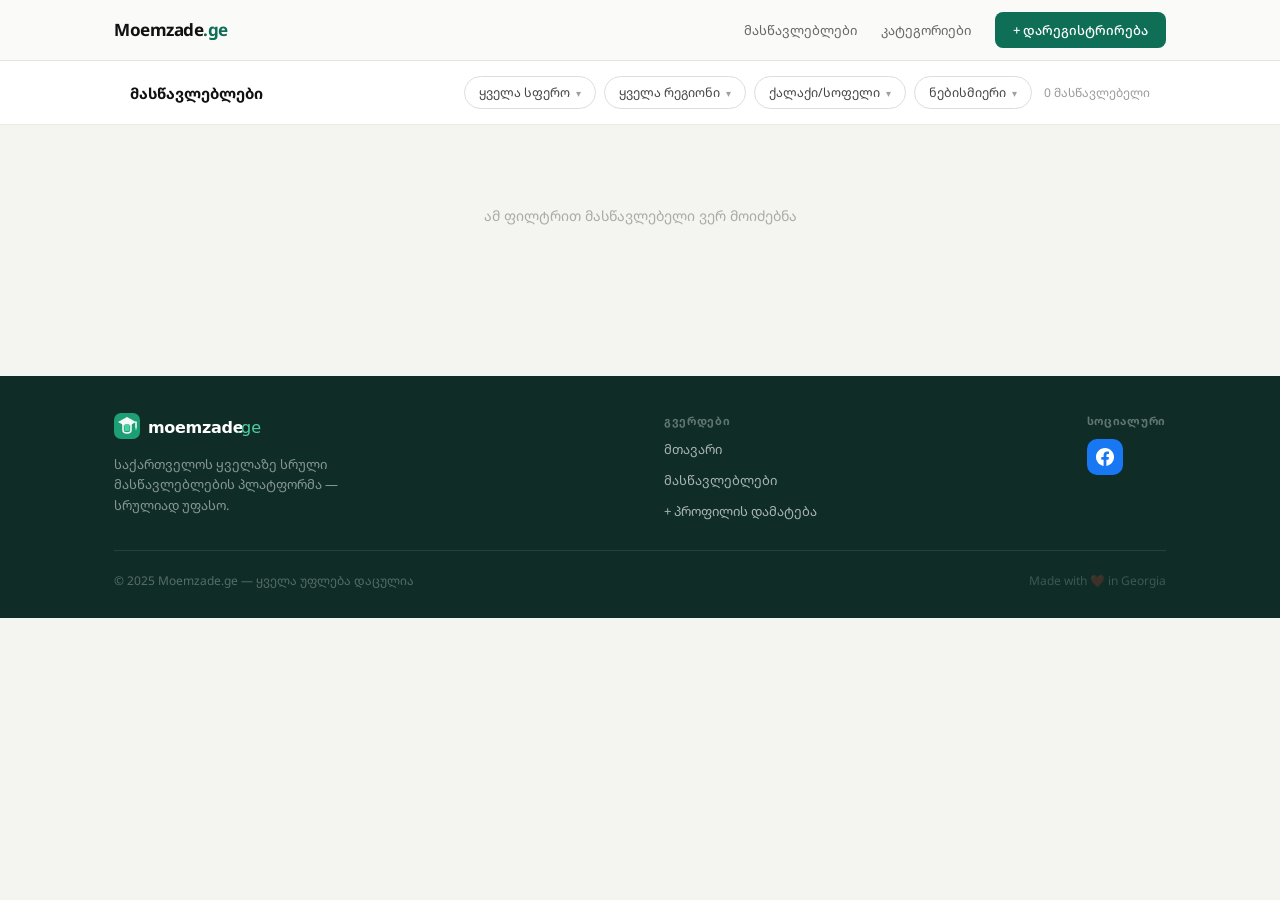
<file: teachers.html>
<!DOCTYPE html>
<html lang="ka">
<head>
  <meta charset="UTF-8">
  <link rel="icon" type="image/svg+xml" href="favicon.svg">
  <meta name="viewport" content="width=device-width, initial-scale=1.0, maximum-scale=1.0, user-scalable=no">
  <title>მასწავლებლები — Moemzade</title>
  <link rel="stylesheet" href="style.css">
  <link href="https://fonts.googleapis.com/css2?family=Noto+Sans+Georgian:wght@300;400;500;600;700&display=swap" rel="stylesheet">
  <style>
    body[data-page="teachers"] { background: #F4F4F0; }
    .logo-img { height: 28px; width: auto; max-width: 110px; object-fit: contain; display: block; }

    /* TOP BAR */
    .page-hero {
      background: #fff;
      border-bottom: 1px solid #ebebE6;
      padding: 14px 0;
      position: sticky; top: 60px; z-index: 50;
    }
    .page-hero .container {
      max-width: 1060px; margin: 0 auto; padding: 0 20px;
      display: flex; align-items: center; gap: 12px; flex-wrap: wrap;
    }
    .ph-title { font-size: 15px; font-weight: 700; color: #111; white-space: nowrap; }
    .ph-right { margin-left: auto; display: flex; align-items: center; gap: 12px; flex-wrap: wrap; }
    .results-count { font-size: 12px; color: #999; white-space: nowrap; }

    /* FILTER TRIGGER PILLS */
    .filter-pills { display: flex; gap: 8px; flex-wrap: wrap; }
    .filter-pill {
      display: flex; align-items: center; gap: 6px;
      padding: 7px 14px; border-radius: 999px;
      border: 1px solid #ddd; background: #fff;
      font-size: 12.5px; color: #444;
      font-family: 'Noto Sans Georgian', sans-serif;
      cursor: pointer; transition: 0.15s; white-space: nowrap;
    }
    .filter-pill:hover { border-color: #0F6E56; color: #0F6E56; }
    .filter-pill.active { border-color: #0F6E56; background: #E8F8F3; color: #0F6E56; font-weight: 600; }
    .filter-pill-arrow { font-size: 10px; opacity: 0.5; }

    /* FILTER OVERLAY */
    .filter-overlay {
      display: none; position: fixed; inset: 0;
      background: rgba(0,0,0,0.4); z-index: 200;
      backdrop-filter: blur(2px);
    }
    .filter-overlay.open { display: flex; align-items: flex-end; justify-content: center; }

    /* FILTER PANEL */
    .filter-panel {
      background: #fff;
      border-radius: 24px 24px 0 0;
      width: 100%; max-width: 640px;
      padding: 24px 24px 40px;
      animation: slideUp 0.25s ease;
      max-height: 85vh; overflow-y: auto;
    }
    @keyframes slideUp {
      from { transform: translateY(100%); opacity: 0; }
      to   { transform: translateY(0); opacity: 1; }
    }
    .fp-handle {
      width: 40px; height: 4px; border-radius: 4px;
      background: #ddd; margin: 0 auto 20px; display: block;
    }
    .fp-title { font-size: 17px; font-weight: 700; color: #111; margin-bottom: 20px; }
    .fp-section { margin-bottom: 24px; }
    .fp-section-label {
      font-size: 11px; font-weight: 700; color: #aaa;
      letter-spacing: 0.6px; margin-bottom: 12px;
    }
    .fp-chips { display: flex; flex-wrap: wrap; gap: 8px; }
    .fp-chip {
      padding: 8px 16px; border-radius: 999px;
      border: 1px solid #e0e0e0; background: #fafaf8;
      font-size: 13px; color: #444;
      font-family: 'Noto Sans Georgian', sans-serif;
      cursor: pointer; transition: 0.15s;
    }
    .fp-chip:hover { border-color: #0F6E56; color: #0F6E56; }
    .fp-chip.sel { border-color: #0F6E56; background: #E8F8F3; color: #0F6E56; font-weight: 600; }

    .fp-footer {
      display: flex; gap: 10px; margin-top: 8px;
      padding-top: 20px; border-top: 1px solid #f0f0ec;
    }
    .fp-clear {
      flex: 1; background: #f4f4f0; color: #555; border: none;
      border-radius: 12px; padding: 13px;
      font-size: 13px; font-weight: 600;
      font-family: 'Noto Sans Georgian', sans-serif; cursor: pointer;
    }
    .fp-apply {
      flex: 2; background: #0F6E56; color: #fff; border: none;
      border-radius: 12px; padding: 13px;
      font-size: 14px; font-weight: 700;
      font-family: 'Noto Sans Georgian', sans-serif; cursor: pointer;
    }
    .fp-apply:hover { background: #0a5a43; }

    /* GRID */
    .section { padding: 20px 0 60px; }
    .section .container { max-width: 1060px; margin: 0 auto; padding: 0 20px; }
    .teachers-grid {
      display: grid;
      grid-template-columns: repeat(5, 1fr);
      gap: 14px;
    }

    /* CARD */
    .teacher-card {
      background: #fff; border-radius: 14px;
      overflow: hidden;
      box-shadow: 0 3px 12px rgba(0,0,0,0.07);
      cursor: pointer; transition: 0.2s;
    }
    .teacher-card:hover { transform: translateY(-4px); box-shadow: 0 10px 28px rgba(0,0,0,0.12); }
    .tc-img { width: 100%; aspect-ratio: 1/1; position: relative; overflow: hidden; }
    .tc-img img {
      position: absolute; inset: 0; width: 100%; height: 100%;
      object-fit: cover; object-position: center top;
    }
    .tc-avatar {
      position: absolute; inset: 0; width: 100%; height: 100%;
      display: flex; align-items: center; justify-content: center;
      font-size: 28px; font-weight: 700; color: #fff;
    }
    .tc-body { padding: 10px 12px 12px; }
    .tc-name { font-weight: 700; font-size: 13px; white-space: nowrap; overflow: hidden; text-overflow: ellipsis; }
    .tc-sub  { font-size: 11px; color: #888; margin-bottom: 6px; white-space: nowrap; overflow: hidden; text-overflow: ellipsis; }
    .tc-footer { display: flex; justify-content: space-between; align-items: center; }
    .tc-price { color: #0F6E56; font-weight: 700; font-size: 13px; }
    .tc-region { font-size: 10px; color: #aaa; background: #f4f4f0; padding: 2px 8px; border-radius: 20px; max-width: 90px; overflow: hidden; text-overflow: ellipsis; white-space: nowrap; }

    /* PAGINATION */
    .pagination { display: flex; align-items: center; justify-content: center; gap: 6px; margin-top: 28px; }
    .page-btn {
      width: 36px; height: 36px; border-radius: 8px;
      border: 1px solid #ddd; background: #fff;
      font-size: 13px; font-family: 'Noto Sans Georgian', sans-serif;
      cursor: pointer; display: flex; align-items: center; justify-content: center;
      transition: 0.15s;
    }
    .page-btn:hover { border-color: #0F6E56; color: #0F6E56; }
    .page-btn.active { background: #0F6E56; color: #fff; border-color: #0F6E56; }
    .page-btn:disabled { opacity: 0.3; cursor: not-allowed; }

    .empty-state { grid-column: 1/-1; text-align: center; padding: 60px; color: #aaa; font-size: 14px; }

    @keyframes fadeUp { from { opacity:0; transform:translateY(8px); } to { opacity:1; transform:translateY(0); } }
    .teacher-card { animation: fadeUp 0.3s ease; }

    @media (max-width: 960px) { .teachers-grid { grid-template-columns: repeat(4,1fr); } }
    @media (max-width: 700px) { .teachers-grid { grid-template-columns: repeat(2,1fr); gap:10px; } }
    @media (max-width: 400px) { .teachers-grid { grid-template-columns: repeat(2,1fr); } }
  </style>
</head>
<body data-page="teachers">

  <nav class="nav">
    <div class="nav-inner">
      <a href="index.html" class="logo">
        Moemzade<span class="logo-dot">.ge</span>
      </a>
      <div class="nav-links">
        <a href="teachers.html">მასწავლებლები</a>
        <a href="index.html#categories">კატეგორიები</a>
        <a href="register.html" class="btn-primary">+ დარეგისტრირება</a>
      </div>
      <button class="hamburger" onclick="toggleMenu()">
        <span></span><span></span><span></span>
      </button>
    </div>
    <div class="mobile-menu" id="mobileMenu">
      <a href="teachers.html">მასწავლებლები</a>
      <a href="index.html#categories">კატეგორიები</a>
      <a href="register.html">+ დარეგისტრირება</a>
    </div>
  </nav>

  <!-- TOP BAR -->
  <div class="page-hero">
    <div class="container">
      <div class="ph-title">მასწავლებლები</div>
      <div class="ph-right">
        <div class="filter-pills">
          <button class="filter-pill" id="pillCat" onclick="openFilter('cat')">
            <span id="pillCatLabel">ყველა სფერო</span>
            <span class="filter-pill-arrow">▾</span>
          </button>
          <button class="filter-pill" id="pillReg" onclick="openFilter('reg')">
            <span id="pillRegLabel">ყველა რეგიონი</span>
            <span class="filter-pill-arrow">▾</span>
          </button>
          <button class="filter-pill" id="pillFmt" onclick="openFilter('fmt')">
            <span id="pillFmtLabel">ნებისმიერი</span>
            <span class="filter-pill-arrow">▾</span>
          </button>
        </div>
        <div class="results-count" id="resultsCount"></div>
      </div>
    </div>
  </div>

  <!-- FILTER OVERLAY -->
  <div class="filter-overlay" id="filterOverlay" onclick="closeFilter()">
    <div class="filter-panel" onclick="event.stopPropagation()">
      <span class="fp-handle"></span>
      <div class="fp-title" id="fpTitle">ფილტრი</div>
      <div id="fpContent"></div>
      <div class="fp-footer">
        <button class="fp-clear" onclick="clearFilter()">გასუფთავება</button>
        <button class="fp-apply" onclick="applyFilter()">შედეგების ჩვენება</button>
      </div>
    </div>
  </div>

  <div class="section">
    <div class="container">
      <div class="teachers-grid" id="teachersList">
        <div class="empty-state">მასწავლებლები იტვირთება...</div>
      </div>
      <div class="pagination" id="pagination"></div>
    </div>
  </div>

  <footer style="background:#0F2D26;">
    <div style="max-width:1100px;margin:0 auto;padding:36px 24px 28px;">
      <div style="display:flex;align-items:flex-start;justify-content:space-between;gap:24px;flex-wrap:wrap;margin-bottom:28px;">
        <div>
          <a href="index.html" style="display:inline-flex;align-items:center;margin-bottom:12px;">
            <svg width="150" height="30" viewBox="0 0 150 30" fill="none" xmlns="http://www.w3.org/2000/svg"><rect x="0" y="1" width="26" height="26" rx="7" fill="#1D9E75"/><polygon points="13,5 22,10 13,15 4,10" fill="white" fill-opacity="0.95"/><rect x="10.5" y="12" width="5" height="7" rx="1" fill="#4ECFA0"/><path d="M17 12 L17 18 Q17 21 13 21 Q9 21 9 18 L9 12" stroke="white" stroke-width="1.5" fill="none" stroke-linecap="round"/><line x1="22" y1="10" x2="22" y2="16" stroke="white" stroke-width="1.5" stroke-linecap="round"/><circle cx="22" cy="17" r="1.2" fill="#4ECFA0"/><text x="34" y="21" font-family="system-ui,-apple-system,sans-serif" font-size="16" font-weight="700" fill="#ffffff" letter-spacing="-0.3">moemzade</text><text x="122" y="21" font-family="system-ui,-apple-system,sans-serif" font-size="16" font-weight="500" fill="#4ECFA0">.ge</text></svg>
          </a>
          <p style="font-size:13px;color:rgba(255,255,255,.5);max-width:280px;line-height:1.6;font-family:'Noto Sans Georgian',sans-serif;">საქართველოს ყველაზე სრული მასწავლებლების პლატფორმა — სრულიად უფასო.</p>
        </div>
        <div style="display:flex;flex-direction:column;gap:10px;">
          <p style="font-size:11px;font-weight:700;color:rgba(255,255,255,.35);letter-spacing:.7px;font-family:'Noto Sans Georgian',sans-serif;">გვერდები</p>
          <a href="index.html" style="font-size:13px;color:rgba(255,255,255,.65);text-decoration:none;font-family:'Noto Sans Georgian',sans-serif;">მთავარი</a>
          <a href="teachers.html" style="font-size:13px;color:rgba(255,255,255,.65);text-decoration:none;font-family:'Noto Sans Georgian',sans-serif;">მასწავლებლები</a>
          <a href="register.html" style="font-size:13px;color:rgba(255,255,255,.65);text-decoration:none;font-family:'Noto Sans Georgian',sans-serif;">+ პროფილის დამატება</a>
        </div>
        <div style="display:flex;flex-direction:column;gap:10px;">
          <p style="font-size:11px;font-weight:700;color:rgba(255,255,255,.35);letter-spacing:.7px;font-family:'Noto Sans Georgian',sans-serif;">სოციალური</p>
          <a href="https://www.facebook.com/profile.php?id=61575230007824" target="_blank" rel="noopener" style="display:inline-flex;align-items:center;justify-content:center;width:36px;height:36px;border-radius:10px;background:#1877F2;">
            <svg width="18" height="18" viewBox="0 0 24 24" fill="white"><path d="M24 12.073c0-6.627-5.373-12-12-12s-12 5.373-12 12c0 5.99 4.388 10.954 10.125 11.854v-8.385H7.078v-3.47h3.047V9.43c0-3.007 1.792-4.669 4.533-4.669 1.312 0 2.686.235 2.686.235v2.953H15.83c-1.491 0-1.956.925-1.956 1.874v2.25h3.328l-.532 3.47h-2.796v8.385C19.612 23.027 24 18.062 24 12.073z"/></svg>
          </a>
        </div>
      </div>
      <div style="border-top:.5px solid rgba(255,255,255,.1);padding-top:20px;display:flex;align-items:center;justify-content:space-between;flex-wrap:wrap;gap:10px;">
        <p style="font-size:12px;color:rgba(255,255,255,.3);font-family:'Noto Sans Georgian',sans-serif;">© 2025 Moemzade.ge — ყველა უფლება დაცულია</p>
        <p style="font-size:12px;color:rgba(255,255,255,.2);font-family:'Noto Sans Georgian',sans-serif;">Made with ❤️ in Georgia</p>
      </div>
    </div>
  </footer>
  <script src="script.js"></script>
</body>
</html>
</file>
<file: style.css>
html, body { overflow-x: hidden; }
@import url('https://fonts.googleapis.com/css2?family=Noto+Sans+Georgian:wght@300;400;500;600&display=swap');

/* ===================== RESET & BASE ===================== */
*, *::before, *::after { box-sizing: border-box; margin: 0; padding: 0; }

body {
  font-family: 'Noto Sans Georgian', sans-serif;
  background: #FAFAF9;
  color: #1a1a1a;
  line-height: 1.6;
  font-size: 15px;
}

a { text-decoration: none; color: inherit; }

.container {
  max-width: 1100px;
  margin: 0 auto;
  padding: 0 24px;
}

/* ===================== NAV ===================== */
.nav {
  position: sticky;
  top: 0;
  z-index: 100;
  background: rgba(250,250,249,0.95);
  backdrop-filter: blur(12px);
  border-bottom: 0.5px solid #e5e5e0;
}

.nav-inner {
  max-width: 1100px;
  margin: 0 auto;
  padding: 0 24px;
  height: 60px;
  display: flex;
  align-items: center;
  justify-content: space-between;
  gap: 24px;
}

.logo {
  font-size: 20px;
  font-weight: 600;
  letter-spacing: -0.5px;
  color: #1a1a1a;
}
.logo span { color: #0F6E56; }

.nav-links {
  display: flex;
  align-items: center;
  gap: 24px;
}
.nav-links a {
  font-size: 13px;
  color: #666;
  transition: color 0.15s;
}
.nav-links a:hover { color: #1a1a1a; }

.hamburger {
  display: none;
  flex-direction: column;
  gap: 4px;
  background: none;
  border: none;
  cursor: pointer;
  padding: 4px;
}
.hamburger span {
  display: block;
  width: 22px;
  height: 1.5px;
  background: #1a1a1a;
  border-radius: 2px;
}

.mobile-menu {
  display: none;
  flex-direction: column;
  padding: 16px 24px;
  border-top: 0.5px solid #e5e5e0;
  gap: 4px;
}
.mobile-menu a {
  padding: 10px 0;
  font-size: 14px;
  color: #444;
  border-bottom: 0.5px solid #f0f0f0;
}
.mobile-menu.open { display: flex; }

/* ===================== BUTTONS ===================== */
.btn-primary {
  background: #0F6E56;
  color: #fff !important;
  padding: 8px 18px;
  border-radius: 8px;
  font-size: 13px;
  font-weight: 500;
  transition: background 0.15s;
  font-family: 'Noto Sans Georgian', sans-serif;
}
.btn-primary:hover { background: #0a5a43; }

.btn-white {
  background: #fff;
  color: #0F6E56;
  padding: 12px 28px;
  border-radius: 10px;
  font-size: 14px;
  font-weight: 600;
  white-space: nowrap;
  transition: opacity 0.15s;
  font-family: 'Noto Sans Georgian', sans-serif;
}
.btn-white:hover { opacity: 0.9; }

/* ===================== HERO ===================== */
.hero {
  padding: 72px 0 56px;
  position: relative;
  overflow: hidden;
}

.hero-blob {
  position: absolute;
  top: -80px; right: -100px;
  width: 400px; height: 400px;
  border-radius: 50%;
  background: radial-gradient(circle, #9FE1CB 0%, transparent 70%);
  opacity: 0.35;
  pointer-events: none;
}
.hero-blob2 {
  position: absolute;
  bottom: -120px; left: -80px;
  width: 300px; height: 300px;
  border-radius: 50%;
  background: radial-gradient(circle, #9FE1CB 0%, transparent 70%);
  opacity: 0.2;
  pointer-events: none;
}

.hero-tag {
  display: inline-flex;
  align-items: center;
  gap: 8px;
  background: #E1F5EE;
  color: #0F6E56;
  font-size: 12px;
  font-weight: 500;
  padding: 6px 14px;
  border-radius: 20px;
  margin-bottom: 20px;
}
.dot {
  width: 7px; height: 7px;
  border-radius: 50%;
  background: #1D9E75;
  display: inline-block;
}

.hero-title {
  font-size: 42px;
  font-weight: 600;
  line-height: 1.2;
  letter-spacing: -1px;
  color: #111;
  margin-bottom: 16px;
}
.hero-title em { font-style: normal; color: #0F6E56; }

.hero-sub {
  font-size: 15px;
  color: #666;
  line-height: 1.7;
  margin-bottom: 36px;
  max-width: 500px;
}

/* ===================== SEARCH BAR ===================== */
.search-bar {
  display: flex;
  align-items: stretch;
  background: #fff;
  border: 1px solid #d8d8d0;
  border-radius: 14px;
  max-width: 620px;
  position: relative;
  overflow: visible;
}

.sb-item {
  flex: 1;
  padding: 13px 18px;
  cursor: pointer;
  position: relative;
  min-width: 0;
}
.sb-item:hover { background: #f5f5f0; border-radius: 14px; }

.sb-divider {
  width: 0.5px;
  background: #e5e5e0;
  margin: 10px 0;
  flex-shrink: 0;
}

.sb-label {
  font-size: 10px;
  font-weight: 600;
  color: #999;
  letter-spacing: 0.5px;
  margin-bottom: 4px;
}
.sb-val {
  font-size: 13px;
  color: #1a1a1a;
  white-space: nowrap;
  overflow: hidden;
  text-overflow: ellipsis;
}

.sb-btn {
  background: #0F6E56;
  color: #fff;
  border: none;
  border-radius: 0 12px 12px 0;
  padding: 0 26px;
  font-size: 14px;
  font-weight: 500;
  cursor: pointer;
  font-family: 'Noto Sans Georgian', sans-serif;
  white-space: nowrap;
  flex-shrink: 0;
  transition: background 0.15s;
}
.sb-btn:hover { background: #0a5a43; }

/* Dropdown */
.dropdown {
  display: none;
  position: absolute;
  top: calc(100% + 10px);
  left: 0;
  background: #fff;
  border: 0.5px solid #d8d8d0;
  border-radius: 12px;
  min-width: 220px;
  max-height: 300px;
  overflow-y: auto;
  z-index: 200;
  box-shadow: 0 8px 32px rgba(0,0,0,0.10);
}
.dropdown.open { display: block; }
.dd-opt {
  padding: 10px 16px;
  font-size: 13px;
  color: #333;
  cursor: pointer;
  font-family: 'Noto Sans Georgian', sans-serif;
  white-space: nowrap;
}
.dd-opt:hover { background: #f5f5f0; }
.dd-opt.active { color: #0F6E56; font-weight: 500; background: #f0fdf8; }

/* ===================== STATS ===================== */
.hero-stats {
  display: flex;
  align-items: center;
  gap: 20px;
  margin-top: 28px;
}
.stat { display: flex; flex-direction: column; }
.stat-n { font-size: 22px; font-weight: 600; color: #111; line-height: 1.1; }
.stat-l { font-size: 11px; color: #888; margin-top: 2px; }
.stat-div { width: 1px; height: 28px; background: #e0e0da; }

/* ===================== SECTIONS ===================== */
.section { padding: 56px 0; }
.bg-alt { background: #F4F4F0; }

.sec-head {
  display: flex;
  align-items: baseline;
  justify-content: space-between;
  margin-bottom: 24px;
}
.sec-title {
  font-size: 20px;
  font-weight: 600;
  color: #111;
  letter-spacing: -0.3px;
}
.sec-link {
  font-size: 13px;
  color: #0F6E56;
  font-weight: 500;
}
.sec-link:hover { text-decoration: underline; }

/* ===================== CATEGORIES ===================== */
.cats-grid {
  display: grid;
  grid-template-columns: repeat(6, 1fr);
  gap: 12px;
}

.cat-card {
  background: #fff;
  border: 0.5px solid #e5e5e0;
  border-radius: 12px;
  padding: 18px 8px;
  text-align: center;
  cursor: pointer;
  transition: border-color 0.15s, transform 0.15s;
}
.cat-card:hover {
  border-color: #0F6E56;
  transform: translateY(-2px);
}
.cat-icon {
  width: 40px; height: 40px;
  border-radius: 10px;
  display: flex;
  align-items: center;
  justify-content: center;
  margin: 0 auto 10px;
  font-size: 18px;
}
.cat-name {
  font-size: 11px;
  color: #555;
  line-height: 1.3;
}

/* ===================== TEACHER CARDS ===================== */
.teachers-grid {
  display: grid;
  grid-template-columns: repeat(3, 1fr);
  gap: 16px;
}

.teacher-card {
  background: #fff;
  border: 0.5px solid #e5e5e0;
  border-radius: 14px;
  overflow: hidden;
  transition: transform 0.15s, border-color 0.15s;
  cursor: pointer;
}
.teacher-card:hover {
  transform: translateY(-3px);
  border-color: #b0d8ce;
}

.tc-img {
  width: 100%;
  aspect-ratio: 1 / 1;
  display: flex;
  align-items: center;
  justify-content: center;
  position: relative;
  overflow: hidden;
  background-size: cover !important;
  background-position: center top !important;
}
.tc-avatar {
  width: 56px; height: 56px;
  border-radius: 50%;
  display: flex;
  align-items: center;
  justify-content: center;
  font-size: 18px;
  font-weight: 600;
  border: 2.5px solid rgba(255,255,255,0.7);
}
.tc-online {
  position: absolute;
  top: 10px; right: 10px;
  background: rgba(255,255,255,0.92);
  color: #0F6E56;
  font-size: 10px;
  font-weight: 500;
  padding: 3px 9px;
  border-radius: 20px;
}
.tc-body { padding: 14px 16px; }
.tc-name { font-size: 14px; font-weight: 600; color: #111; }
.tc-sub { font-size: 12px; color: #888; margin: 3px 0 10px; }
.tc-stars { display: flex; align-items: center; gap: 5px; margin-bottom: 12px; }
.stars { color: #EF9F27; font-size: 12px; letter-spacing: 1px; }
.star-count { font-size: 11px; color: #aaa; }
.tc-footer {
  display: flex;
  align-items: center;
  justify-content: space-between;
  padding-top: 10px;
  border-top: 0.5px solid #f0f0ec;
}
.tc-price { font-size: 14px; font-weight: 600; color: #0F6E56; }
.tc-region {
  font-size: 11px;
  color: #888;
  background: #f4f4f0;
  padding: 3px 10px;
  border-radius: 20px;
}

/* Color themes for avatar backgrounds */
.bg-teal  { background: linear-gradient(135deg, #E1F5EE, #9FE1CB); }
.bg-amber { background: linear-gradient(135deg, #FAEEDA, #FAC775); }
.bg-pink  { background: linear-gradient(135deg, #FBEAF0, #F4C0D1); }
.bg-blue  { background: linear-gradient(135deg, #E6F1FB, #B5D4F4); }
.bg-purple{ background: linear-gradient(135deg, #EEEDFE, #CECBF6); }
.bg-green { background: linear-gradient(135deg, #EAF3DE, #C0DD97); }

.av-teal  { background:#E1F5EE; color:#0F6E56; }
.av-amber { background:#FAEEDA; color:#854F0B; }
.av-pink  { background:#FBEAF0; color:#993556; }
.av-blue  { background:#E6F1FB; color:#185FA5; }
.av-purple{ background:#EEEDFE; color:#534AB7; }
.av-green { background:#EAF3DE; color:#3B6D11; }

/* ===================== STEPS ===================== */
.steps-row {
  display: flex;
  align-items: center;
  gap: 0;
}
.step {
  flex: 1;
  text-align: center;
  padding: 32px 24px;
  background: #fff;
  border: 0.5px solid #e5e5e0;
  border-radius: 12px;
}
.step-arrow {
  font-size: 20px;
  color: #ccc;
  padding: 0 12px;
  flex-shrink: 0;
}
.step-num {
  font-size: 11px;
  font-weight: 600;
  color: #0F6E56;
  letter-spacing: 0.5px;
  margin-bottom: 12px;
}
.step h3 {
  font-size: 15px;
  font-weight: 600;
  color: #111;
  margin-bottom: 8px;
}
.step p {
  font-size: 13px;
  color: #777;
  line-height: 1.6;
}

/* ===================== CTA BANNER ===================== */
.cta-banner {
  background: #0F2D26;
  padding: 40px 0;
}
.cta-inner {
  display: flex;
  align-items: center;
  justify-content: space-between;
  gap: 24px;
}
.cta-banner h2 {
  font-size: 20px;
  font-weight: 600;
  color: #fff;
  margin-bottom: 6px;
}
.cta-banner p {
  font-size: 14px;
  color: rgba(255,255,255,0.6);
}

/* ===================== FOOTER ===================== */
.footer {
  background: #fff;
  border-top: 0.5px solid #e5e5e0;
  padding: 24px 0;
}
.footer-inner {
  display: flex;
  align-items: center;
  justify-content: space-between;
}
.footer-copy { font-size: 12px; color: #aaa; }

/* ===================== LOADING ===================== */
.loading-state {
  grid-column: 1 / -1;
  text-align: center;
  padding: 48px;
  color: #aaa;
  font-size: 14px;
}
.empty-state {
  grid-column: 1 / -1;
  text-align: center;
  padding: 48px;
  color: #aaa;
  font-size: 14px;
}

/* ===================== TEACHERS PAGE ===================== */
.page-hero {
  padding: 40px 0 32px;
  border-bottom: 0.5px solid #e5e5e0;
  background: #fff;
}
.page-hero h1 {
  font-size: 28px;
  font-weight: 600;
  color: #111;
  letter-spacing: -0.5px;
  margin-bottom: 20px;
}

.filters-bar {
  display: flex;
  gap: 10px;
  flex-wrap: wrap;
  align-items: center;
  margin-top: 16px;
}
.filter-select {
  appearance: none;
  background: #fff url("data:image/svg+xml,%3Csvg xmlns='http://www.w3.org/2000/svg' width='10' height='6'%3E%3Cpath d='M0 0l5 6 5-6z' fill='%23999'/%3E%3C/svg%3E") right 12px center no-repeat;
  border: 1px solid #d8d8d0;
  border-radius: 8px;
  padding: 9px 36px 9px 14px;
  font-size: 13px;
  font-family: 'Noto Sans Georgian', sans-serif;
  color: #333;
  cursor: pointer;
  min-width: 160px;
}
.filter-select:focus { outline: none; border-color: #0F6E56; }

.results-count {
  font-size: 13px;
  color: #888;
  padding: 8px 0;
}

/* ===================== PROFILE PAGE ===================== */
.profile-wrap {
  padding: 40px 0 60px;
}
.profile-grid {
  display: grid;
  grid-template-columns: 300px 1fr;
  gap: 28px;
  align-items: start;
}
.profile-card {
  background: #fff;
  border: 0.5px solid #e5e5e0;
  border-radius: 16px;
  overflow: hidden;
  position: sticky;
  top: 80px;
}
.profile-card-top {
  height: 110px;
  display: flex;
  align-items: center;
  justify-content: center;
}
.profile-avatar-lg {
  width: 72px; height: 72px;
  border-radius: 50%;
  display: flex;
  align-items: center;
  justify-content: center;
  font-size: 24px;
  font-weight: 600;
  border: 3px solid rgba(255,255,255,0.7);
}
.profile-info { padding: 20px; }
.profile-name { font-size: 18px; font-weight: 600; color: #111; margin-bottom: 4px; }
.profile-sub { font-size: 13px; color: #888; margin-bottom: 16px; }
.badges { display: flex; flex-wrap: wrap; gap: 6px; margin-bottom: 20px; }
.badge {
  font-size: 11px;
  padding: 4px 12px;
  border-radius: 20px;
  background: #f4f4f0;
  color: #666;
}
.badge.green { background: #E1F5EE; color: #0F6E56; }

.info-rows { padding: 0 20px 20px; }
.info-row {
  display: flex;
  justify-content: space-between;
  align-items: center;
  padding: 10px 0;
  border-bottom: 0.5px solid #f0f0ec;
  gap: 12px;
}
.info-row:last-child { border-bottom: none; }
.info-lbl { font-size: 12px; color: #888; flex-shrink: 0; }
.info-val { font-size: 13px; color: #111; font-weight: 500; text-align: right; word-break: break-word; overflow-wrap: break-word; max-width: 180px; }
.info-val.green { color: #0F6E56; }

.contact-btn {
  width: calc(100% - 40px);
  margin: 0 20px 20px;
  background: #0F6E56;
  color: #fff;
  border: none;
  border-radius: 10px;
  padding: 13px;
  font-size: 14px;
  font-weight: 600;
  cursor: pointer;
  font-family: 'Noto Sans Georgian', sans-serif;
  transition: background 0.15s;
}
.contact-btn:hover { background: #0a5a43; }

.profile-main { display: flex; flex-direction: column; gap: 20px; }
.profile-section {
  background: #fff;
  border: 0.5px solid #e5e5e0;
  border-radius: 14px;
  padding: 24px;
}
.profile-section h3 {
  font-size: 15px;
  font-weight: 600;
  color: #111;
  margin-bottom: 12px;
}
.profile-section p {
  font-size: 14px;
  color: #555;
  line-height: 1.7;
  word-break: break-word;
  overflow-wrap: break-word;
  white-space: pre-wrap;
}

/* ===================== REGISTER PAGE ===================== */
.register-wrap {
  max-width: 600px;
  margin: 0 auto;
  padding: 48px 24px 80px;
}
.register-wrap h1 {
  font-size: 26px;
  font-weight: 600;
  color: #111;
  margin-bottom: 8px;
  letter-spacing: -0.3px;
}
.register-wrap p.sub {
  font-size: 14px;
  color: #777;
  margin-bottom: 32px;
}
.form-group { margin-bottom: 20px; }
.form-group label {
  display: block;
  font-size: 12px;
  font-weight: 600;
  color: #555;
  letter-spacing: 0.3px;
  margin-bottom: 6px;
}
.form-group input,
.form-group select,
.form-group textarea {
  width: 100%;
  padding: 11px 14px;
  border: 1px solid #d8d8d0;
  border-radius: 8px;
  font-size: 14px;
  font-family: 'Noto Sans Georgian', sans-serif;
  color: #1a1a1a;
  background: #fff;
  transition: border-color 0.15s;
  appearance: none;
}
.form-group input:focus,
.form-group select:focus,
.form-group textarea:focus {
  outline: none;
  border-color: #0F6E56;
}
.form-group textarea { resize: vertical; min-height: 100px; }
.form-row { display: grid; grid-template-columns: 1fr 1fr; gap: 14px; }
.form-submit {
  width: 100%;
  background: #0F6E56;
  color: #fff;
  border: none;
  border-radius: 10px;
  padding: 14px;
  font-size: 15px;
  font-weight: 600;
  cursor: pointer;
  font-family: 'Noto Sans Georgian', sans-serif;
  margin-top: 8px;
  transition: background 0.15s;
}
.form-submit:hover { background: #0a5a43; }

/* ===================== RESPONSIVE ===================== */
@media (max-width: 768px) {
  .nav-links { display: none; }
  .hamburger { display: flex; }

  .hero { padding: 48px 0 40px; }
  .hero-title { font-size: 28px; }
  .hero-sub { font-size: 14px; }
  .hero-sub br { display: none; }

  .search-bar {
    flex-direction: column;
    border-radius: 12px;
    max-width: 100%;
  }
  .sb-item { border-bottom: 0.5px solid #e5e5e0; }
  .sb-divider { display: none; }
  .sb-btn {
    border-radius: 0 0 10px 10px;
    padding: 14px;
    text-align: center;
  }

  .cats-grid { grid-template-columns: repeat(4, 1fr); gap: 8px; }
  .teachers-grid { grid-template-columns: repeat(2, 1fr); gap: 10px; }

  .steps-row { flex-direction: column; gap: 10px; }
  .step-arrow { transform: rotate(90deg); padding: 0; }

  .cta-inner { flex-direction: column; text-align: center; }
  .profile-grid { grid-template-columns: 1fr; }
  .profile-card { position: static; }
  .form-row { grid-template-columns: 1fr; }
  .hero-stats { gap: 14px; }
  .stat-n { font-size: 18px; }
}

@media (max-width: 480px) {
  .cats-grid { grid-template-columns: repeat(3, 1fr); }
  .teachers-grid { grid-template-columns: 1fr; }
  .hero-title { font-size: 24px; }
}

/* ── TEXT LOGO ── */
a.logo {
  font-size: 17px;
  font-weight: 700;
  color: #111;
  text-decoration: none;
  letter-spacing: -0.5px;
  font-family: 'Noto Sans Georgian', sans-serif;
}
.logo-dot { color: #0F6E56; }
</file>
